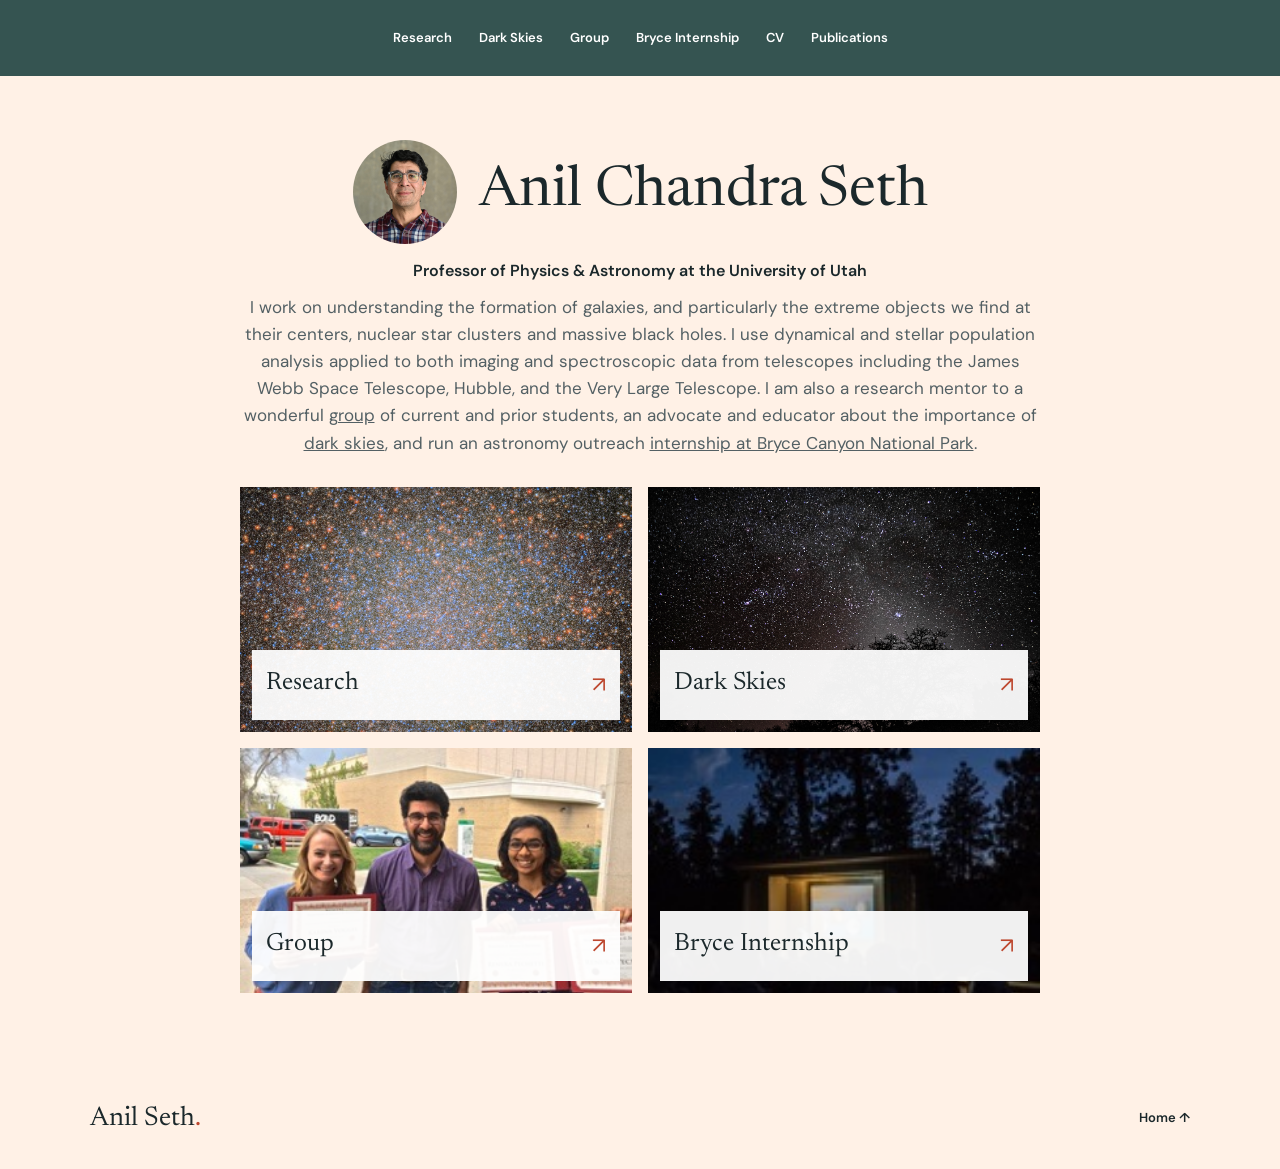
<file: index.html>
<!doctype html>
<html lang="en">
  <head>
    <meta charset="utf-8" />
    <meta name="viewport" content="width=device-width, initial-scale=1" />
    <meta
      name="description"
      content="Anil Seth's academic website: research, dark skies, group, and astronomy internship."
    />
    <title>Anil Seth | Astronomy</title>
    <link rel="preconnect" href="https://fonts.googleapis.com" />
    <link rel="preconnect" href="https://fonts.gstatic.com" crossorigin />
    <link
      href="https://fonts.googleapis.com/css2?family=DM+Sans:wght@400;500;600;700&family=Newsreader:opsz,wght@6..72,400;6..72,500&display=swap"
      rel="stylesheet"
    />
    <link rel="stylesheet" href="styles.css" />
  </head>
  <body>
    <a class="skip-link" href="#main">Skip to content</a>
    <header class="site-header">
      <nav aria-label="Main navigation">
        <a href="research.html">Research</a>
        <a href="darkskies.html">Dark Skies</a>
        <a href="group.html">Group</a>
        <a href="bryce-internship.html">Bryce Internship</a>
        <a href="anil.cv.pdf">CV</a>
        <a href="https://scixplorer.org/search?ads_compat=1&amp;d=astrophysics&amp;fq=%7B%21type%3Daqp+v%3D%24fq_database%7D&amp;fq_database=(database%3A%22astronomy%22)&amp;p=1&amp;q=author%3A%22seth%2C+anil+c%22&amp;sort=date+desc">Publications</a>
      </nav>
    </header>

    <main id="main">
      <section class="intro section-wrap" id="top" aria-labelledby="intro-title">
        <div class="intro-heading">
          <span class="intro-headshot"><img src="departmental_portrait.jpg" alt="Portrait of Anil Seth" /></span>
          <h1 id="intro-title">Anil Chandra Seth</h1>
        </div>
        <p class="intro-role">Professor of Physics &amp; Astronomy at the University of Utah</p>
        <p class="intro-copy">I work on understanding the formation of galaxies, and particularly the extreme objects we find at their centers, nuclear star clusters and massive black holes. I use dynamical and stellar population analysis applied to both imaging and spectroscopic data from telescopes including the James Webb Space Telescope, Hubble, and the Very Large Telescope. I am also a research mentor to a wonderful <a href="group.html">group</a> of current and prior students, an advocate and educator about the importance of <a href="darkskies.html">dark skies</a>, and run an astronomy outreach <a href="bryce-internship.html">internship at Bryce Canyon National Park</a>.</p>
      </section>

      <nav class="page-grid section-wrap" aria-label="Explore site sections">
        <a class="page-card" href="research.html">
          <img src="research-tile.jpg" alt="" />
          <span class="page-card-label"><span class="page-card-title">Research</span><span class="page-card-arrow" aria-hidden="true">↗</span></span>
        </a>
        <a class="page-card" href="darkskies.html">
          <img src="henrys_orion.png" alt="" />
          <span class="page-card-label"><span class="page-card-title">Dark Skies</span><span class="page-card-arrow" aria-hidden="true">↗</span></span>
        </a>
        <a class="page-card" href="group.html">
          <img src="Group_files/IMG_5286.jpg" alt="" />
          <span class="page-card-label"><span class="page-card-title">Group</span><span class="page-card-arrow" aria-hidden="true">↗</span></span>
        </a>
        <a class="page-card" href="bryce-internship.html">
          <img src="Bryce_Internship_files/kira_present.jpg" alt="" />
          <span class="page-card-label"><span class="page-card-title">Bryce Internship</span><span class="page-card-arrow" aria-hidden="true">↗</span></span>
        </a>
      </nav>

    </main>

    <footer class="site-footer">
      <a class="wordmark" href="index.html">Anil Seth<span>.</span></a>
      <a href="index.html" class="back-to-top">Home ↑</a>
    </footer>
  </body>
</html>
</file>
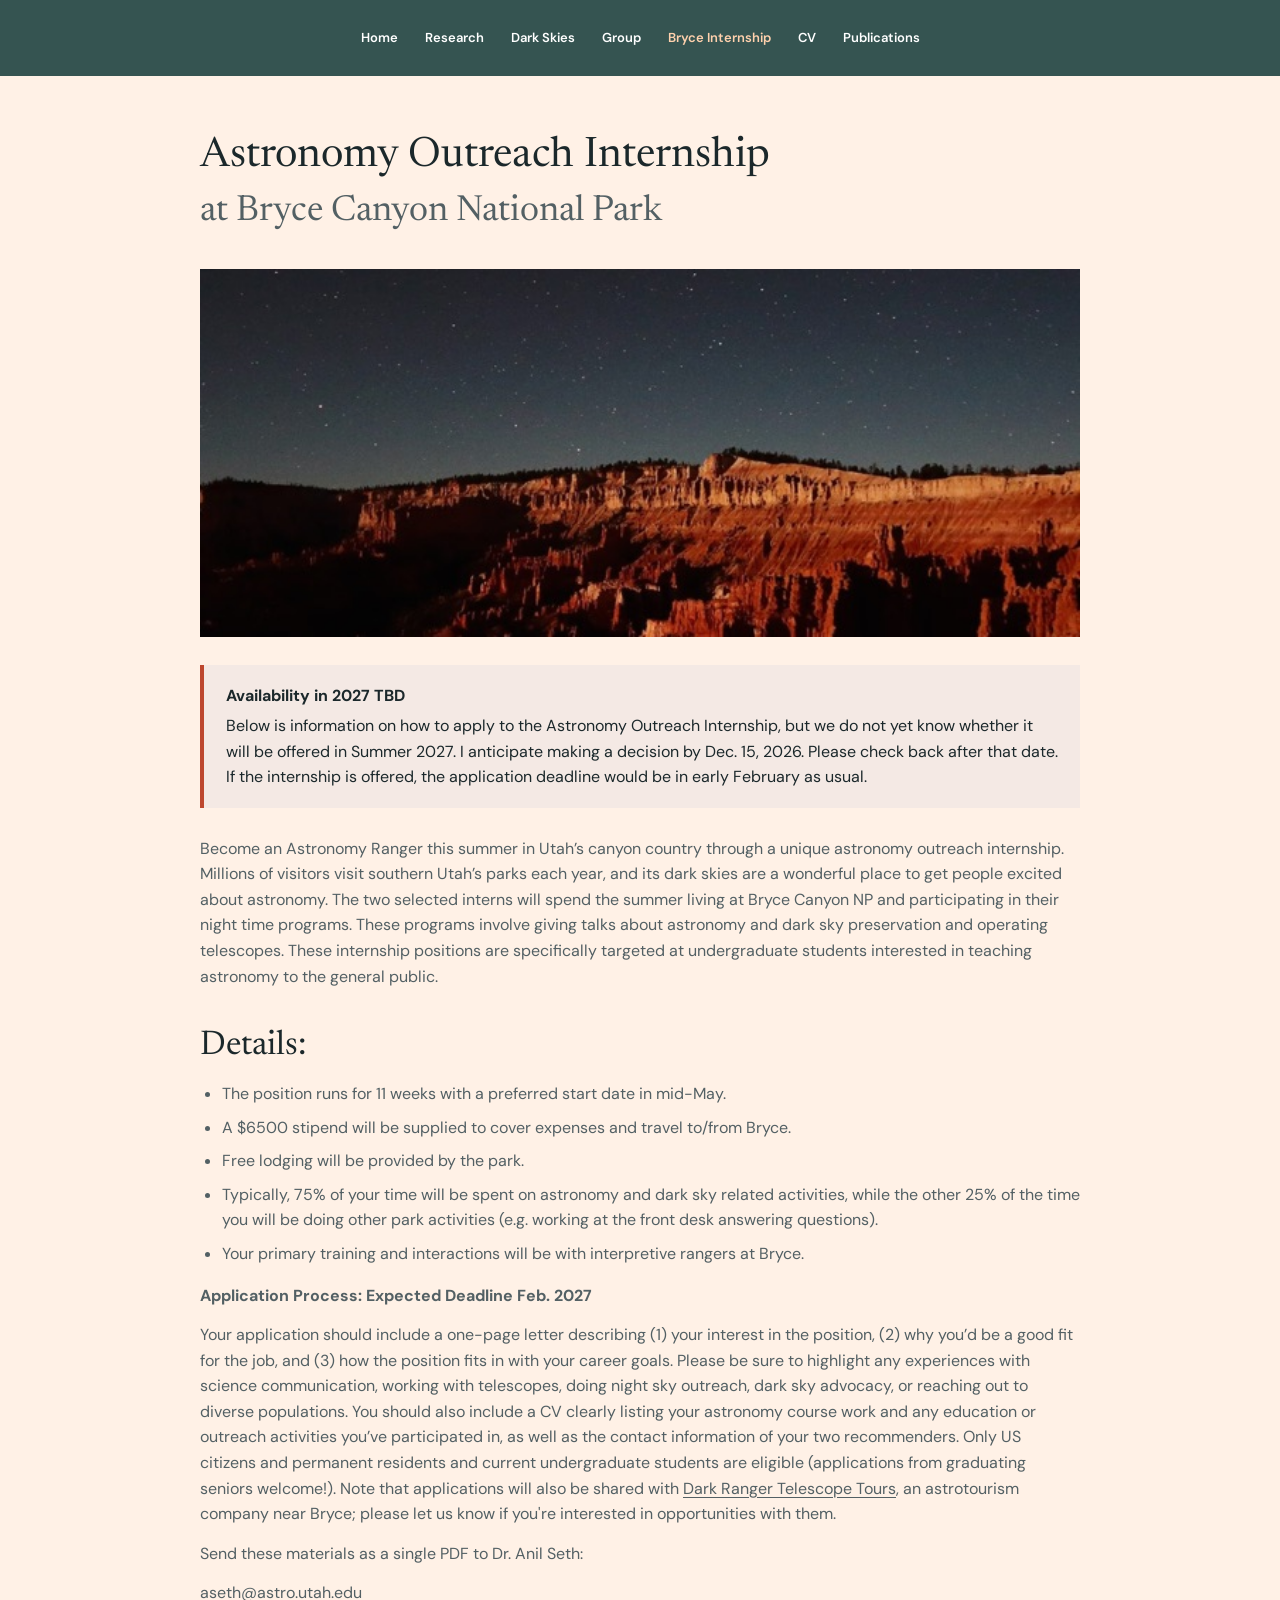
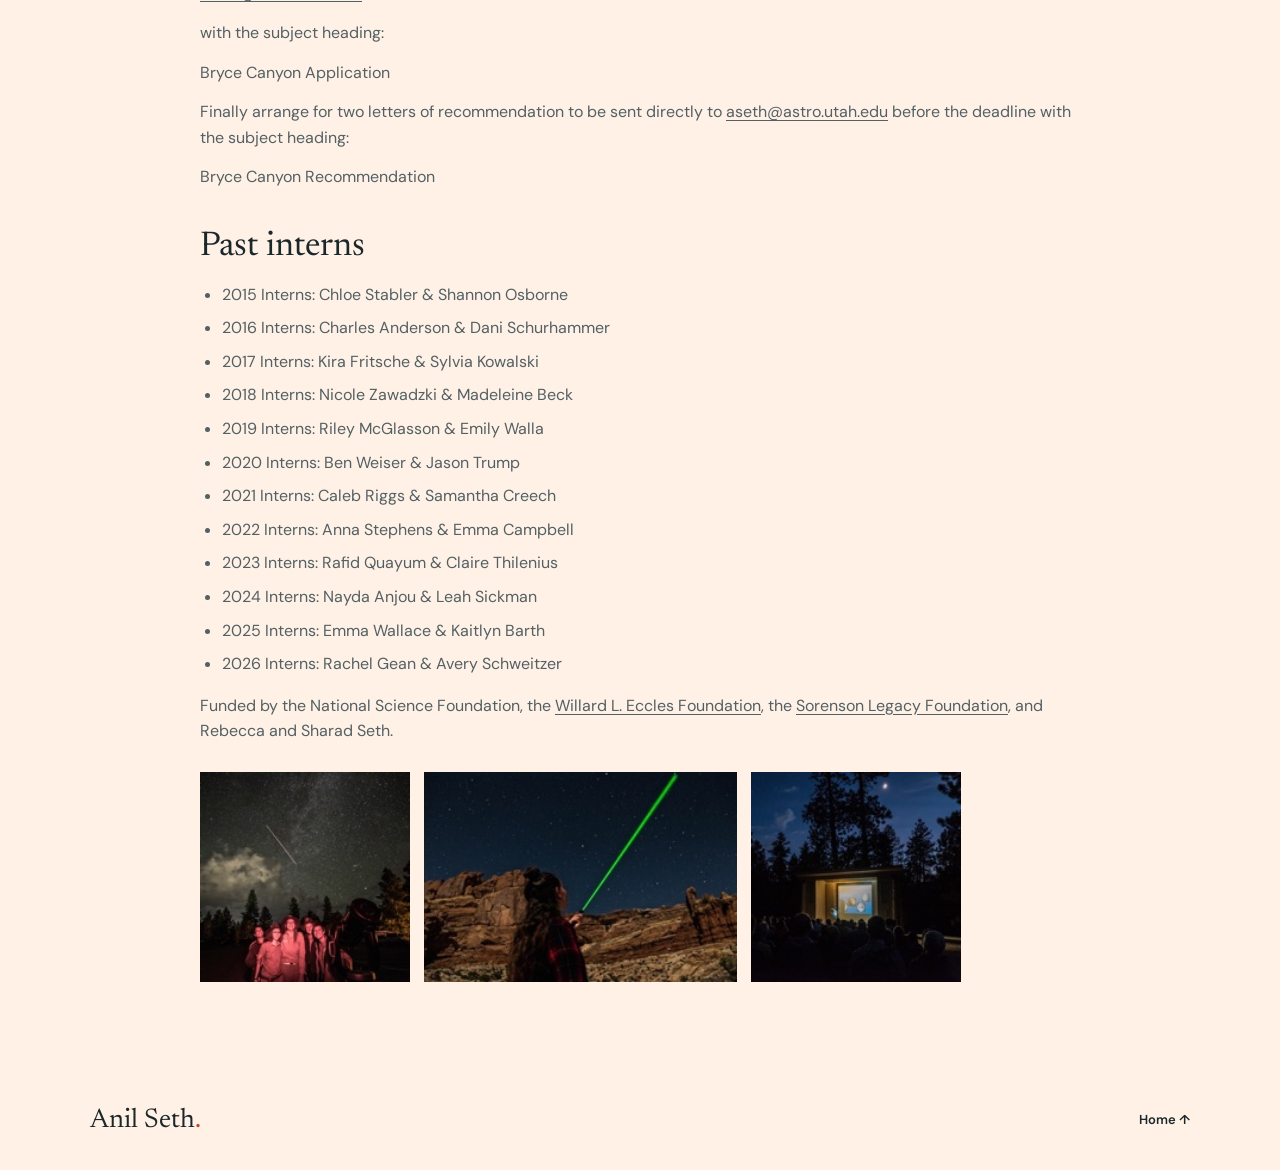
<file: bryce-internship.html>
<!doctype html>
<html lang="en">
  <head>
    <meta charset="utf-8" />
    <meta name="viewport" content="width=device-width, initial-scale=1" />
    <meta name="description" content="Archived information about the Bryce Canyon National Park Summer Astronomy Outreach Internship." />
    <title>Astronomy Outreach Internship at Bryce Canyon National Park | Anil Seth</title>
    <link rel="preconnect" href="https://fonts.googleapis.com" />
    <link rel="preconnect" href="https://fonts.gstatic.com" crossorigin />
    <link href="https://fonts.googleapis.com/css2?family=DM+Sans:wght@400;500;600;700&family=Newsreader:opsz,wght@6..72,400;6..72,500&display=swap" rel="stylesheet" />
    <link rel="stylesheet" href="styles.css" />
  </head>
  <body>
    <a class="skip-link" href="#main">Skip to content</a>
    <header class="site-header"><nav aria-label="Main navigation">
      <a href="index.html">Home</a><a href="research.html">Research</a><a href="darkskies.html">Dark Skies</a><a href="group.html">Group</a><a href="bryce-internship.html" aria-current="page">Bryce Internship</a><a href="anil.cv.pdf">CV</a><a href="https://scixplorer.org/search?ads_compat=1&amp;d=astrophysics&amp;fq=%7B%21type%3Daqp+v%3D%24fq_database%7D&amp;fq_database=(database%3A%22astronomy%22)&amp;p=1&amp;q=author%3A%22seth%2C+anil+c%22&amp;sort=date+desc">Publications</a>
    </nav></header>
    <main class="page-main" id="main">
      <header class="page-heading page-heading--internship"><h1>Astronomy Outreach Internship</h1><p>at Bryce Canyon National Park</p></header>
      <img class="page-image" src="Bryce_Internship_files/paul_pic.jpg" alt="A telescope used for astronomy outreach at Bryce Canyon." />
      <aside class="archive-note"><strong>Availability in 2027 TBD</strong>Below is information on how to apply to the Astronomy Outreach Internship, but we do not yet know whether it will be offered in Summer 2027. I anticipate making a decision by Dec. 15, 2026. Please check back after that date. If the internship is offered, the application deadline would be in early February as usual.</aside>
      <p>Become an Astronomy Ranger this summer in Utah’s canyon country through a unique astronomy outreach internship. Millions of visitors visit southern Utah’s parks each year, and its dark skies are a wonderful place to get people excited about astronomy. The two selected interns will spend the summer living at Bryce Canyon NP and participating in their night time programs. These programs involve giving talks about astronomy and dark sky preservation and operating telescopes. These internship positions are specifically targeted at undergraduate students interested in teaching astronomy to the general public.</p>
      <h2>Details:</h2>
      <ul>
        <li>The position runs for 11 weeks with a preferred start date in mid-May.</li>
        <li>A $6500 stipend will be supplied to cover expenses and travel to/from Bryce.</li>
        <li>Free lodging will be provided by the park.</li>
        <li>Typically, 75% of your time will be spent on astronomy and dark sky related activities, while the other 25% of the time you will be doing other park activities (e.g. working at the front desk answering questions).</li>
        <li>Your primary training and interactions will be with interpretive rangers at Bryce.</li>
      </ul>
      <p><strong>Application Process: Expected Deadline Feb. 2027</strong></p>
      <p>Your application should include a one-page letter describing (1) your interest in the position, (2) why you’d be a good fit for the job, and (3) how the position fits in with your career goals. Please be sure to highlight any experiences with science communication, working with telescopes, doing night sky outreach, dark sky advocacy, or reaching out to diverse populations. You should also include a CV clearly listing your astronomy course work and any education or outreach activities you’ve participated in, as well as the contact information of your two recommenders. Only US citizens and permanent residents and current undergraduate students are eligible (applications from graduating seniors welcome!). Note that applications will also be shared with <a href="https://www.darkrangertelescopetours.com/">Dark Ranger Telescope Tours</a>, an astrotourism company near Bryce; please let us know if you're interested in opportunities with them.</p>
      <p>Send these materials as a single PDF to Dr. Anil Seth:</p>
      <p><a href="mailto:aseth@astro.utah.edu">aseth@astro.utah.edu</a></p>
      <p>with the subject heading:</p>
      <p>Bryce Canyon Application</p>
      <p>Finally arrange for two letters of recommendation to be sent directly to <a href="mailto:aseth@astro.utah.edu">aseth@astro.utah.edu</a> before the deadline with the subject heading:</p>
      <p>Bryce Canyon Recommendation</p>
      <h2>Past interns</h2>
      <ul>
        <li>2015 Interns: Chloe Stabler &amp; Shannon Osborne</li>
        <li>2016 Interns: Charles Anderson &amp; Dani Schurhammer</li>
        <li>2017 Interns: Kira Fritsche &amp; Sylvia Kowalski</li>
        <li>2018 Interns: Nicole Zawadzki &amp; Madeleine Beck</li>
        <li>2019 Interns: Riley McGlasson &amp; Emily Walla</li>
        <li>2020 Interns: Ben Weiser &amp; Jason Trump</li>
        <li>2021 Interns: Caleb Riggs &amp; Samantha Creech</li>
        <li>2022 Interns: Anna Stephens &amp; Emma Campbell</li>
        <li>2023 Interns: Rafid Quayum &amp; Claire Thilenius</li>
        <li>2024 Interns: Nayda Anjou &amp; Leah Sickman</li>
        <li>2025 Interns: Emma Wallace &amp; Kaitlyn Barth</li>
        <li>2026 Interns: Rachel Gean &amp; Avery Schweitzer</li>
      </ul>
      <p>Funded by the National Science Foundation, the <a href="http://wleccles.org/">Willard L. Eccles Foundation</a>, the <a href="https://sorensonlegacyfoundation.org/">Sorenson Legacy Foundation</a>, and Rebecca and Sharad Seth.</p>
      <div class="photo-row">
        <img src="Bryce_Internship_files/interns_2017.jpg" alt="Two former Bryce Canyon astronomy interns." />
        <img src="Bryce_Internship_files/nicole_laser.jpg" alt="An astronomy outreach activity using a laser pointer beneath the night sky." />
        <img src="Bryce_Internship_files/kira_present.jpg" alt="An intern presenting at a public astronomy program." />
      </div>
    </main>
    <footer class="site-footer"><a class="wordmark" href="index.html">Anil Seth<span>.</span></a><a class="back-to-top" href="index.html">Home ↑</a></footer>
  </body>
</html>
</file>
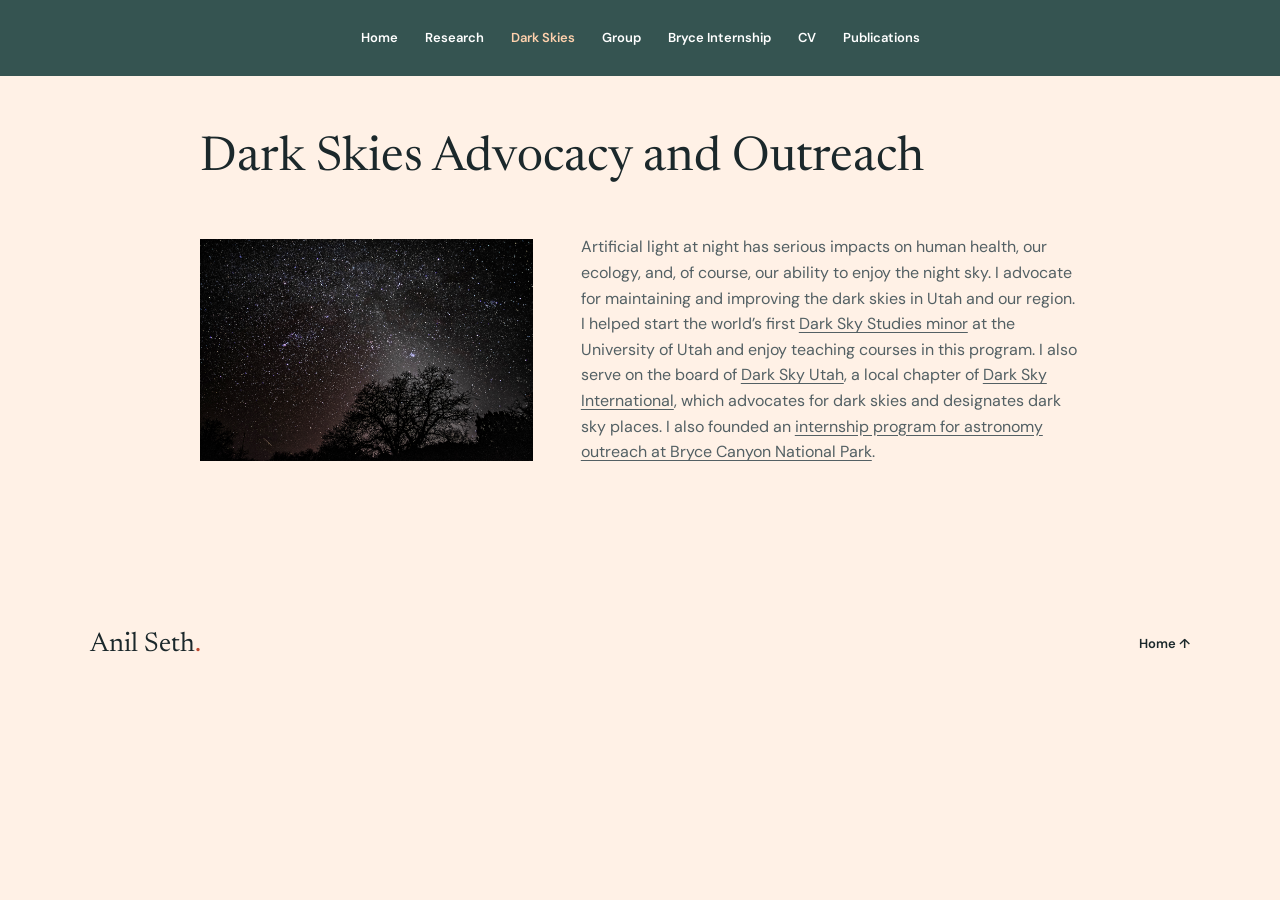
<file: darkskies.html>
<!doctype html>
<html lang="en">
  <head>
    <meta charset="utf-8" />
    <meta name="viewport" content="width=device-width, initial-scale=1" />
    <meta name="description" content="Dark skies advocacy and astronomy outreach." />
    <title>Dark Skies Advocacy and Outreach | Anil Seth</title>
    <link rel="preconnect" href="https://fonts.googleapis.com" />
    <link rel="preconnect" href="https://fonts.gstatic.com" crossorigin />
    <link href="https://fonts.googleapis.com/css2?family=DM+Sans:wght@400;500;600;700&family=Newsreader:opsz,wght@6..72,400;6..72,500&display=swap" rel="stylesheet" />
    <link rel="stylesheet" href="styles.css" />
  </head>
  <body>
    <a class="skip-link" href="#main">Skip to content</a>
    <header class="site-header"><nav aria-label="Main navigation">
      <a href="index.html">Home</a><a href="research.html">Research</a><a href="darkskies.html" aria-current="page">Dark Skies</a><a href="group.html">Group</a><a href="bryce-internship.html">Bryce Internship</a><a href="anil.cv.pdf">CV</a><a href="https://scixplorer.org/search?ads_compat=1&amp;d=astrophysics&amp;fq=%7B%21type%3Daqp+v%3D%24fq_database%7D&amp;fq_database=(database%3A%22astronomy%22)&amp;p=1&amp;q=author%3A%22seth%2C+anil+c%22&amp;sort=date+desc">Publications</a>
    </nav></header>
    <main class="page-main" id="main">
      <header class="page-heading page-heading--compact"><h1>Dark Skies Advocacy and Outreach</h1></header>
      <div class="darkskies-intro">
        <img class="page-image" src="henrys_orion.png" alt="A star-filled night sky above a dark landscape." />
        <div class="darkskies-intro-copy">
          <p>Artificial light at night has serious impacts on human health, our ecology, and, of course, our ability to enjoy the night sky. I advocate for maintaining and improving the dark skies in Utah and our region. I helped start the world’s first <a href="http://plan.cap.utah.edu/dark-sky-studies-minor/">Dark Sky Studies minor</a> at the University of Utah and enjoy teaching courses in this program. I also serve on the board of <a href="https://darkskyutah.org/">Dark Sky Utah</a>, a local chapter of <a href="https://darksky.org/">Dark Sky International</a>, which advocates for dark skies and designates dark sky places. I also founded an <a href="bryce-internship.html">internship program for astronomy outreach at Bryce Canyon National Park</a>.</p>
        </div>
      </div>
    </main>
    <footer class="site-footer"><a class="wordmark" href="index.html">Anil Seth<span>.</span></a><a class="back-to-top" href="index.html">Home ↑</a></footer>
  </body>
</html>
</file>
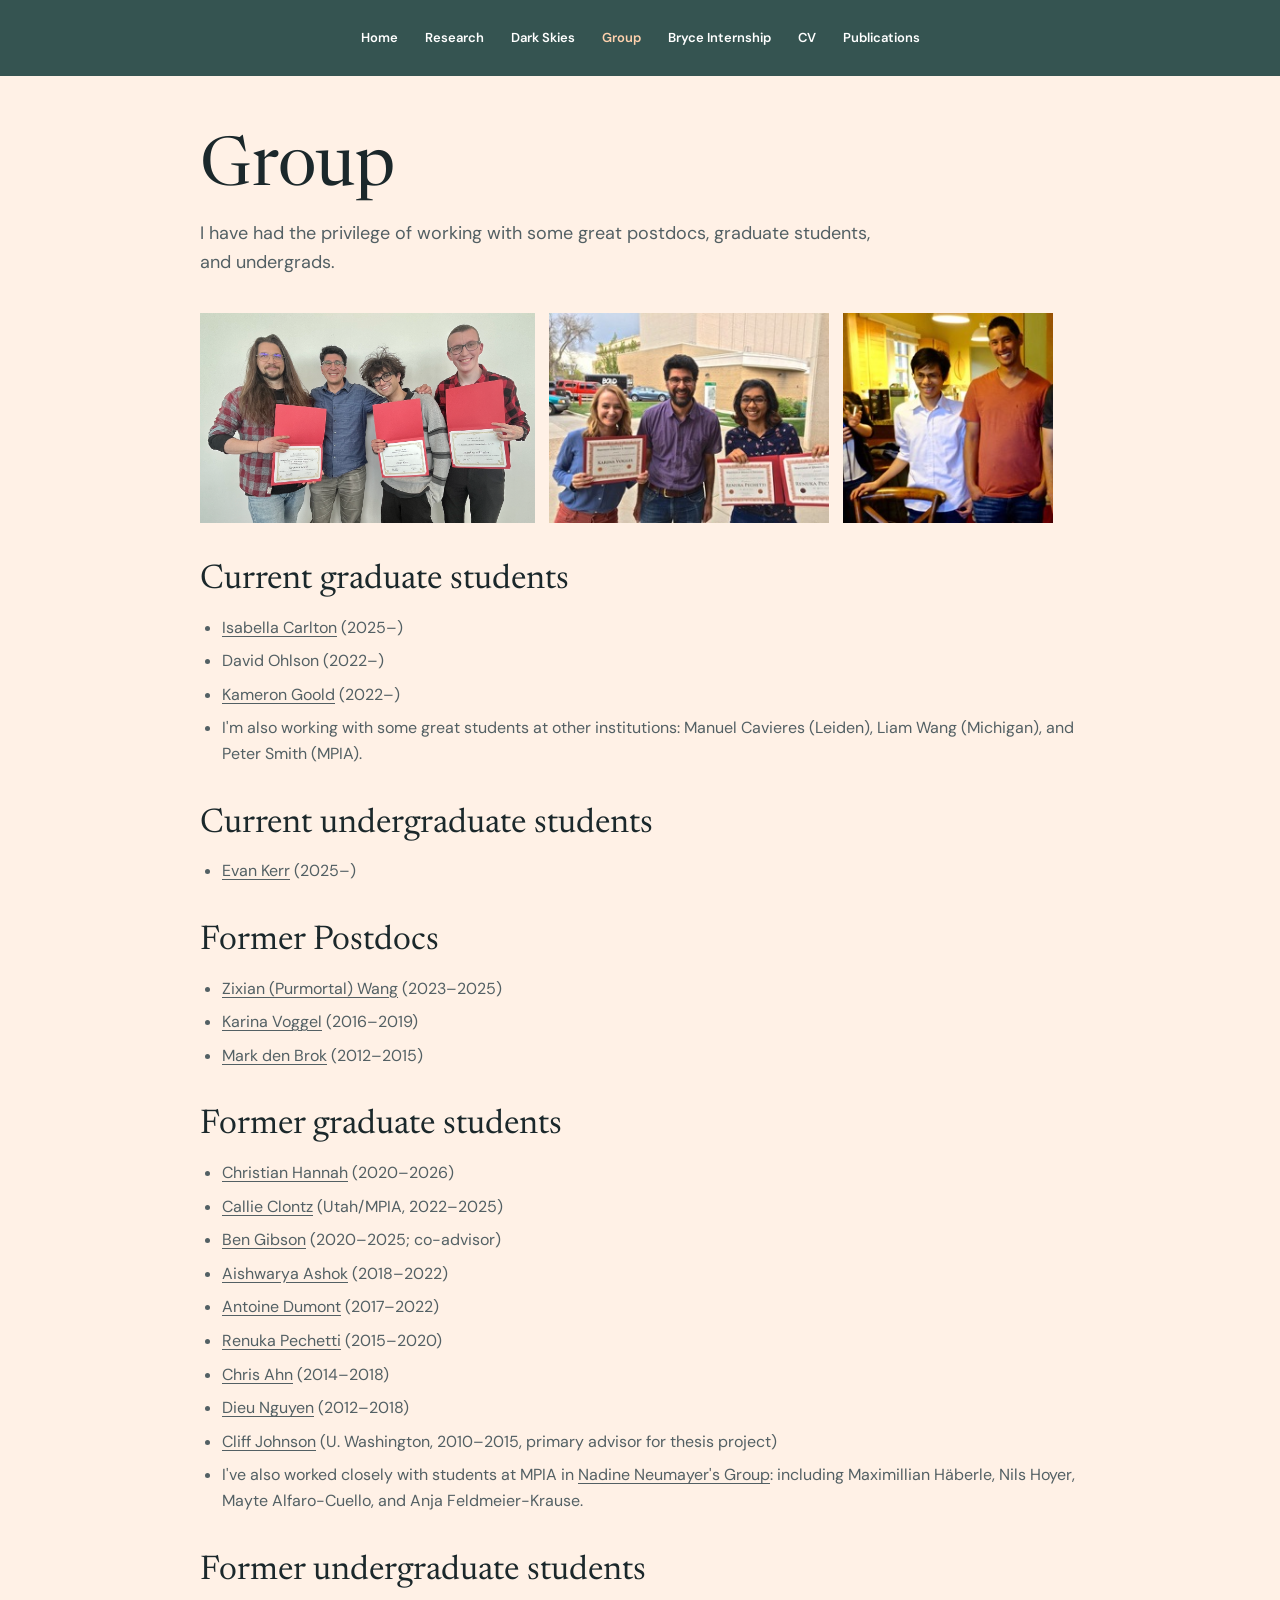
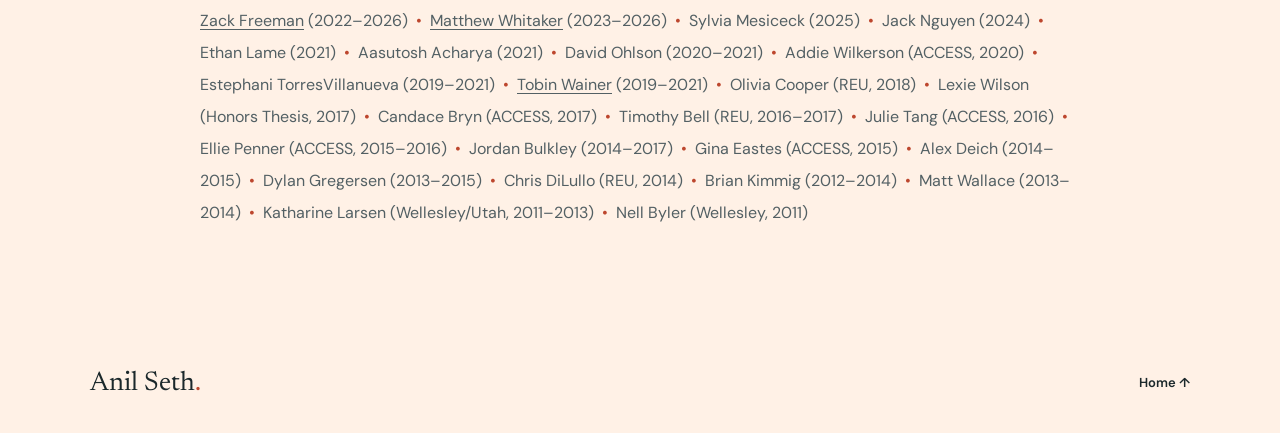
<file: group.html>
<!doctype html>
<html lang="en">
  <head>
    <meta charset="utf-8" />
    <meta name="viewport" content="width=device-width, initial-scale=1" />
    <meta name="description" content="Research group members and alumni." />
    <title>Group | Anil Seth</title>
    <link rel="preconnect" href="https://fonts.googleapis.com" />
    <link rel="preconnect" href="https://fonts.gstatic.com" crossorigin />
    <link href="https://fonts.googleapis.com/css2?family=DM+Sans:wght@400;500;600;700&family=Newsreader:opsz,wght@6..72,400;6..72,500&display=swap" rel="stylesheet" />
    <link rel="stylesheet" href="styles.css" />
  </head>
  <body>
    <a class="skip-link" href="#main">Skip to content</a>
    <header class="site-header"><nav aria-label="Main navigation">
      <a href="index.html">Home</a><a href="research.html">Research</a><a href="darkskies.html">Dark Skies</a><a href="group.html" aria-current="page">Group</a><a href="bryce-internship.html">Bryce Internship</a><a href="anil.cv.pdf">CV</a><a href="https://scixplorer.org/search?ads_compat=1&amp;d=astrophysics&amp;fq=%7B%21type%3Daqp+v%3D%24fq_database%7D&amp;fq_database=(database%3A%22astronomy%22)&amp;p=1&amp;q=author%3A%22seth%2C+anil+c%22&amp;sort=date+desc">Publications</a>
    </nav></header>
    <main class="page-main" id="main">
      <header class="page-heading"><h1>Group</h1><p>I have had the privilege of working with some great postdocs, graduate students, and undergrads.</p></header>
      <div class="photo-row">
        <img src="group_prizes.png" alt="Professor Anil Seth with three students holding awards." />
        <img src="Group_files/IMG_5286.jpg" alt="Members of the research group outdoors." />
        <img src="Group_files/DSCF7594%20-%20Version%202.jpg" alt="Research group members together." />
      </div>
      <h2>Current graduate students</h2>
      <ul>
        <li><a href="https://www.linkedin.com/in/isabella-carlton812/">Isabella Carlton</a> (2025–)</li>
        <li>David Ohlson (2022–)</li>
        <li><a href="https://www.linkedin.com/in/kameron-goold-0555733ba/">Kameron Goold</a> (2022–)</li>
        <li>I'm also working with some great students at other institutions: Manuel Cavieres (Leiden), Liam Wang (Michigan), and Peter Smith (MPIA).</li>
      </ul>
      <h2>Current undergraduate students</h2>
      <ul>
        <li><a href="https://www.linkedin.com/in/evan-kerr2004/">Evan Kerr</a> (2025–)</li>
      </ul>
      <h2>Former Postdocs</h2>
      <ul>
        <li><a href="https://purmortal.github.io/zixianwang/">Zixian (Purmortal) Wang</a> (2023–2025)</li>
        <li><a href="https://sites.google.com/view/karina-voggel/home">Karina Voggel</a> (2016–2019)</li>
        <li><a href="https://www.aip.de/en/members/mark-den-brok/">Mark den Brok</a> (2012–2015)</li>
      </ul>
      <h2>Former graduate students</h2>
      <ul>
        <li><a href="https://www.linkedin.com/in/christian-h-hannah-a1461117a/">Christian Hannah</a> (2020–2026)</li>
        <li><a href="https://www.linkedin.com/in/callieclontz/">Callie Clontz</a> (Utah/MPIA, 2022–2025)</li>
        <li><a href="https://www.stsci.edu/stsci-research/research-directory/benjamin-gibson">Ben Gibson</a> (2020–2025; co-advisor)</li>
        <li><a href="https://www.ashashok.com/">Aishwarya Ashok</a> (2018–2022)</li>
        <li><a href="https://antoinedumontneira.github.io/">Antoine Dumont</a> (2017–2022)</li>
        <li><a href="https://www.renukapechetti.com/">Renuka Pechetti</a> (2015–2020)</li>
        <li><a href="https://www.linkedin.com/in/christopher-ahn/">Chris Ahn</a> (2014–2018)</li>
        <li><a href="https://www.linkedin.com/in/dieu-nguyen-6086b447/">Dieu Nguyen</a> (2012–2018)</li>
        <li><a href="https://ciera.northwestern.edu/directory/cliff-johnson/">Cliff Johnson</a> (U. Washington, 2010–2015, primary advisor for thesis project)</li>
        <li>I've also worked closely with students at MPIA in <a href="https://www.mpia.de/galactic-nuclei">Nadine Neumayer's Group</a>: including Maximillian Häberle, Nils Hoyer, Mayte Alfaro-Cuello, and Anja Feldmeier-Krause.</li>
      </ul>
      <h2>Former undergraduate students</h2>
      <ul class="student-inline-list">
        <li><a href="https://www.linkedin.com/in/zack-t-freeman/">Zack Freeman</a> (2022–2026)</li>
        <li><a href="https://matthewwhitaker.me/">Matthew Whitaker</a> (2023–2026)</li>
        <li>Sylvia Mesiceck (2025)</li>
        <li>Jack Nguyen (2024)</li>
        <li>Ethan Lame (2021)</li>
        <li>Aasutosh Acharya (2021)</li>
        <li>David Ohlson (2020–2021)</li>
        <li>Addie Wilkerson (ACCESS, 2020)</li>
        <li>Estephani TorresVillanueva (2019–2021)</li>
        <li><a href="https://tobin-wainer.github.io/">Tobin Wainer</a> (2019–2021)</li>
        <li>Olivia Cooper (REU, 2018)</li>
        <li>Lexie Wilson (Honors Thesis, 2017)</li>
        <li>Candace Bryn (ACCESS, 2017)</li>
        <li>Timothy Bell (REU, 2016–2017)</li>
        <li>Julie Tang (ACCESS, 2016)</li>
        <li>Ellie Penner (ACCESS, 2015–2016)</li>
        <li>Jordan Bulkley (2014–2017)</li>
        <li>Gina Eastes (ACCESS, 2015)</li>
        <li>Alex Deich (2014–2015)</li>
        <li>Dylan Gregersen (2013–2015)</li>
        <li>Chris DiLullo (REU, 2014)</li>
        <li>Brian Kimmig (2012–2014)</li>
        <li>Matt Wallace (2013–2014)</li>
        <li>Katharine Larsen (Wellesley/Utah, 2011–2013)</li>
        <li>Nell Byler (Wellesley, 2011)</li>
      </ul>
    </main>
    <footer class="site-footer"><a class="wordmark" href="index.html">Anil Seth<span>.</span></a><a class="back-to-top" href="index.html">Home ↑</a></footer>
  </body>
</html>
</file>
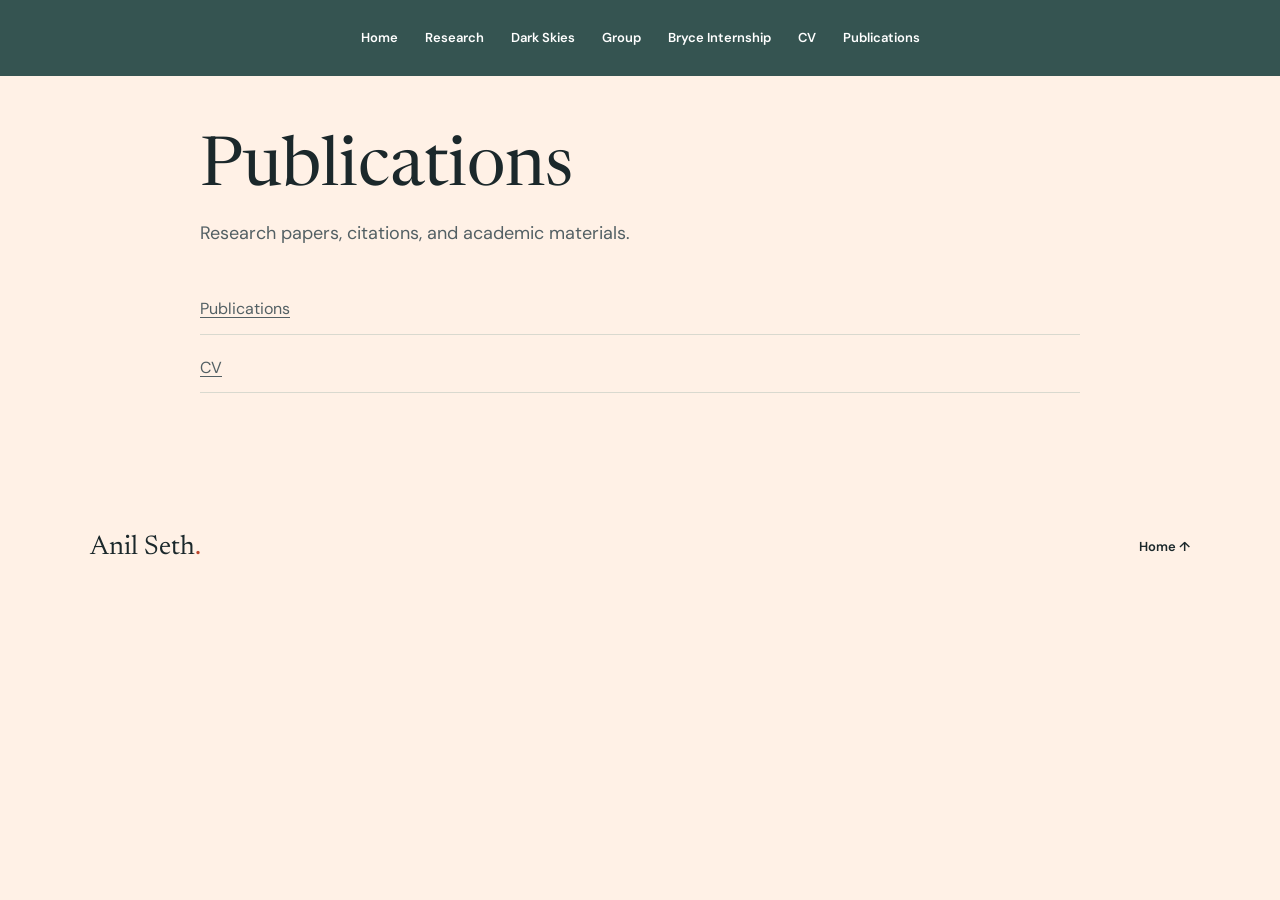
<file: publications.html>
<!doctype html>
<html lang="en">
  <head>
    <meta charset="utf-8" />
    <meta name="viewport" content="width=device-width, initial-scale=1" />
    <meta name="description" content="Publications and academic resources for Anil Seth." />
    <title>Publications | Anil Seth</title>
    <link rel="preconnect" href="https://fonts.googleapis.com" />
    <link rel="preconnect" href="https://fonts.gstatic.com" crossorigin />
    <link href="https://fonts.googleapis.com/css2?family=DM+Sans:wght@400;500;600;700&family=Newsreader:opsz,wght@6..72,400;6..72,500&display=swap" rel="stylesheet" />
    <link rel="stylesheet" href="styles.css" />
  </head>
  <body>
    <a class="skip-link" href="#main">Skip to content</a>
    <header class="site-header"><nav aria-label="Main navigation">
      <a href="index.html">Home</a><a href="research.html">Research</a><a href="darkskies.html">Dark Skies</a><a href="group.html">Group</a><a href="bryce-internship.html">Bryce Internship</a><a href="anil.cv.pdf">CV</a><a href="https://scixplorer.org/search?ads_compat=1&amp;d=astrophysics&amp;fq=%7B%21type%3Daqp+v%3D%24fq_database%7D&amp;fq_database=(database%3A%22astronomy%22)&amp;p=1&amp;q=author%3A%22seth%2C+anil+c%22&amp;sort=date+desc">Publications</a>
    </nav></header>
    <main class="page-main" id="main">
      <header class="page-heading"><h1>Publications</h1><p>Research papers, citations, and academic materials.</p></header>
      <ul class="resource-list">
        <li><a href="https://scixplorer.org/search?ads_compat=1&amp;d=astrophysics&amp;fq=%7B%21type%3Daqp+v%3D%24fq_database%7D&amp;fq_database=(database%3A%22astronomy%22)&amp;p=1&amp;q=author%3A%22seth%2C+anil+c%22&amp;sort=date+desc">Publications</a></li>
        <li><a href="anil.cv.pdf">CV</a></li>
      </ul>
    </main>
    <footer class="site-footer"><a class="wordmark" href="index.html">Anil Seth<span>.</span></a><a class="back-to-top" href="index.html">Home ↑</a></footer>
  </body>
</html>
</file>
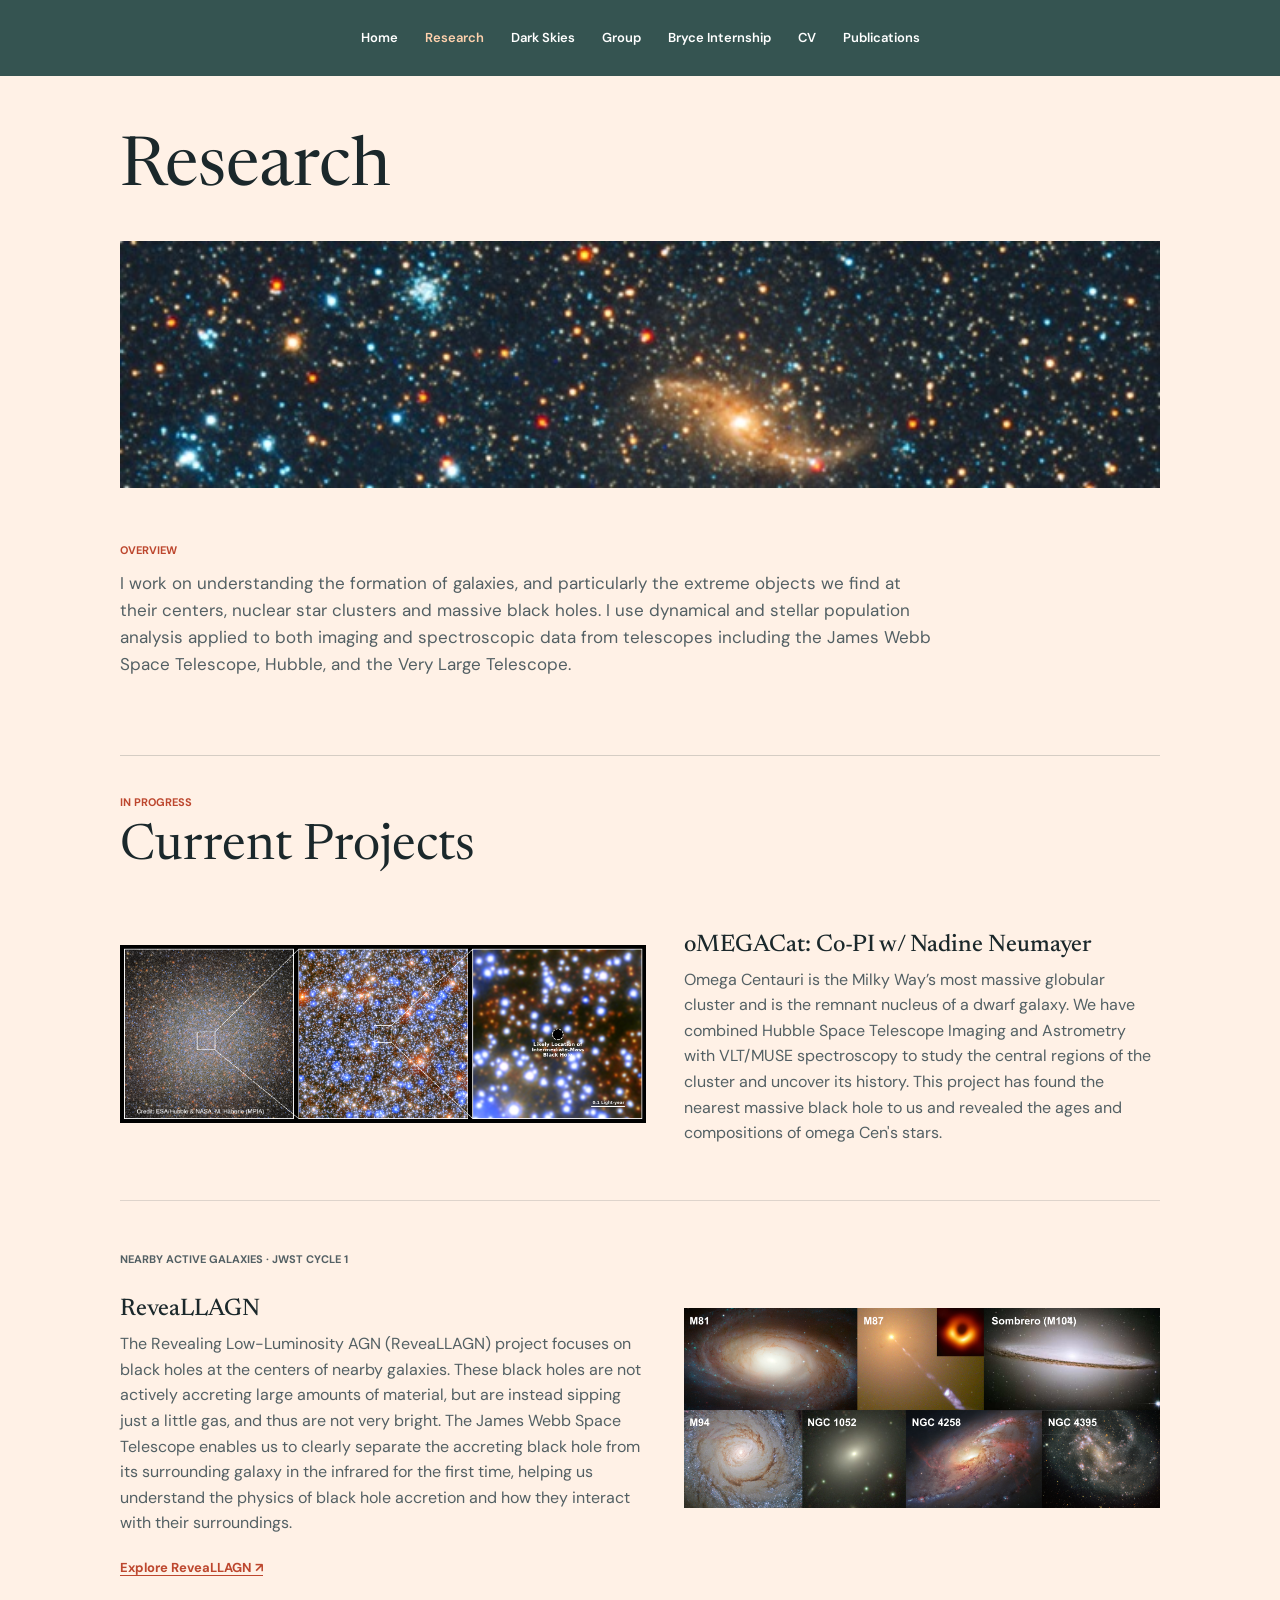
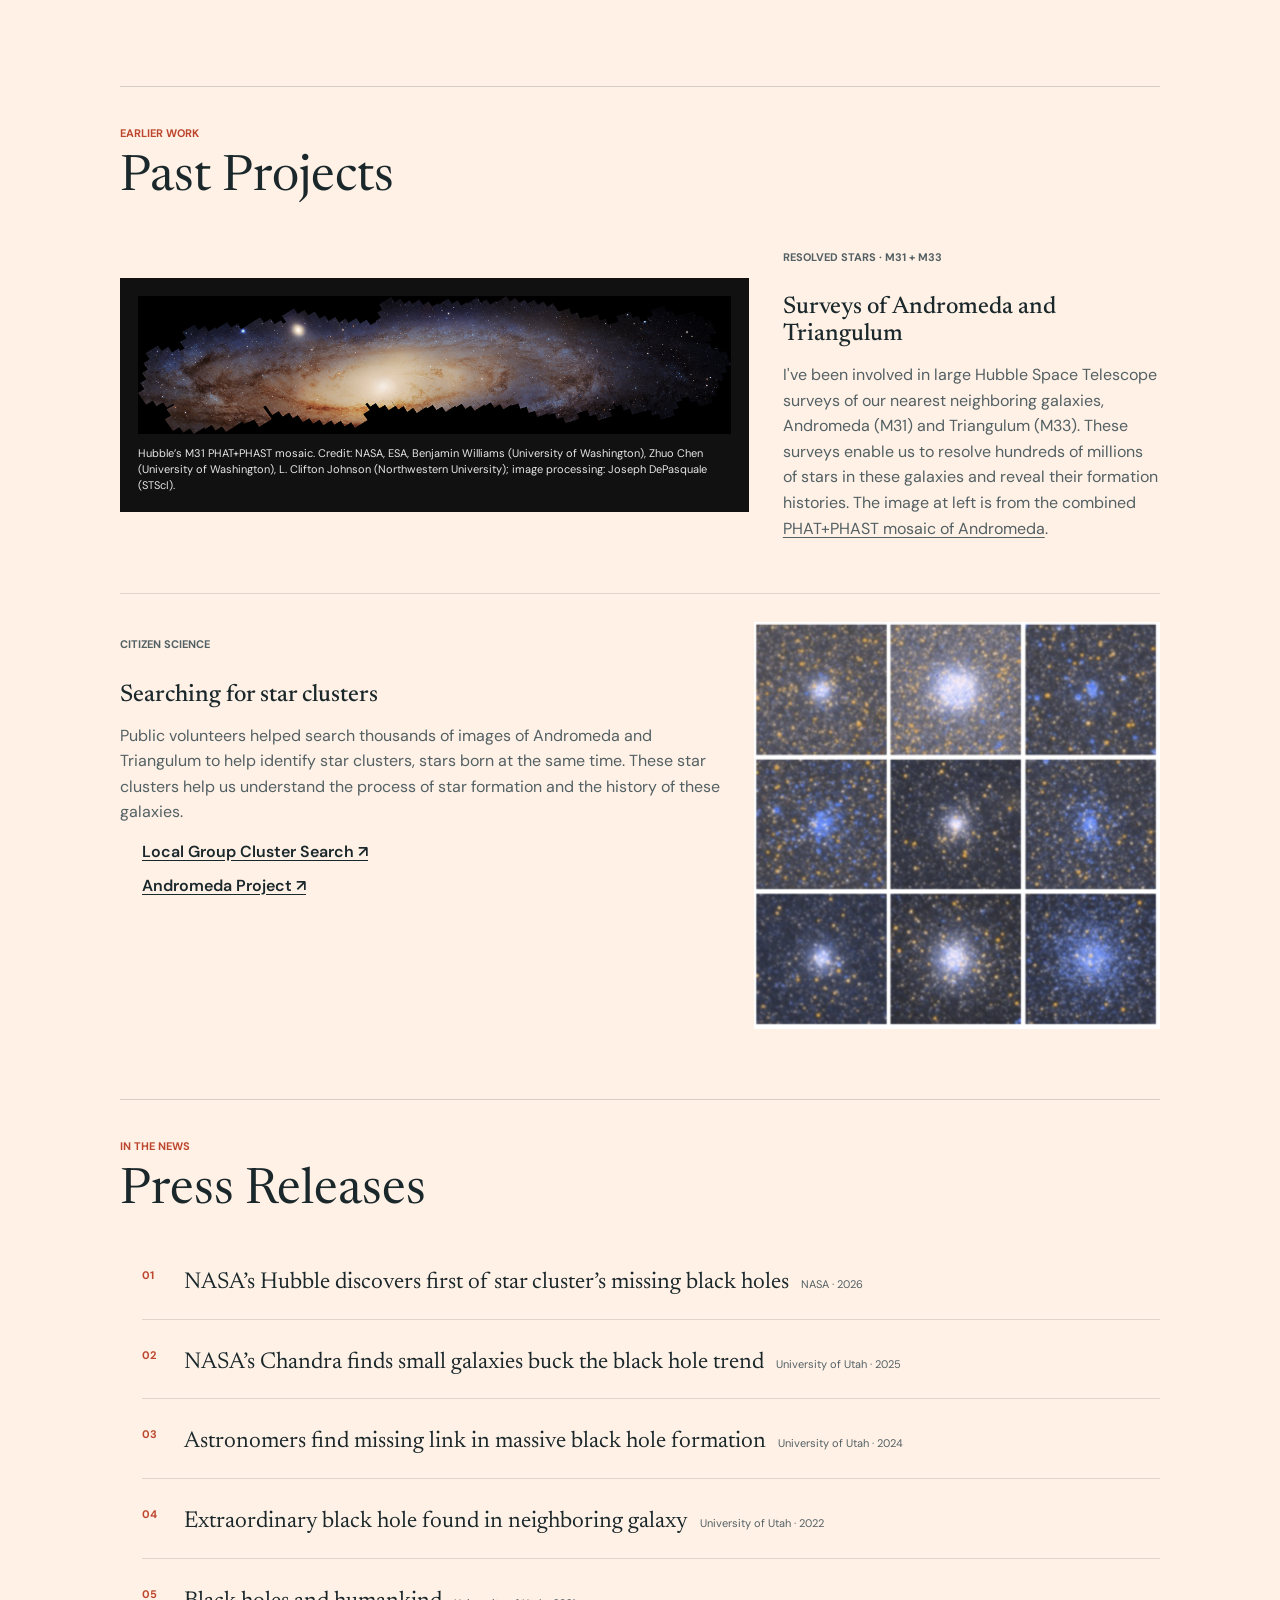
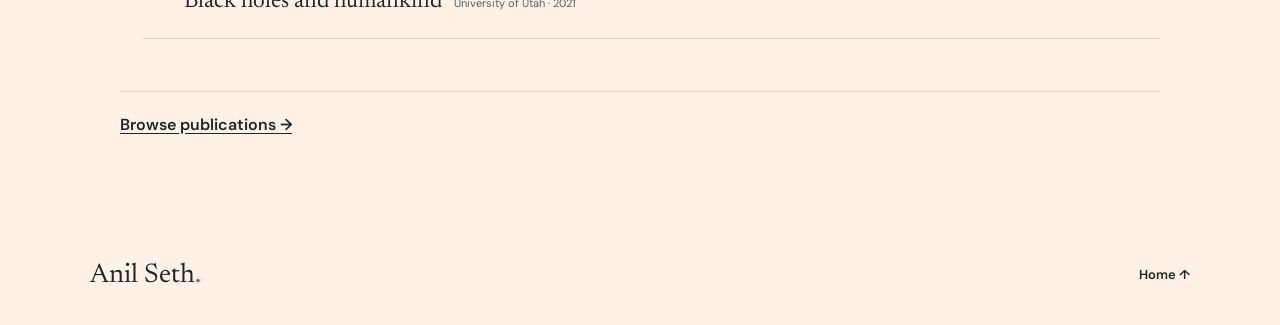
<file: research.html>
<!doctype html>
<html lang="en">
  <head>
    <meta charset="utf-8" />
    <meta name="viewport" content="width=device-width, initial-scale=1" />
    <meta name="description" content="Research on galaxy formation, nuclear star clusters, and massive black holes, including oMEGACat and ReveaLLAGN." />
    <title>Research | Anil Seth</title>
    <link rel="preconnect" href="https://fonts.googleapis.com" />
    <link rel="preconnect" href="https://fonts.gstatic.com" crossorigin />
    <link href="https://fonts.googleapis.com/css2?family=DM+Sans:wght@400;500;600;700&family=Newsreader:opsz,wght@6..72,400;6..72,500&display=swap" rel="stylesheet" />
    <link rel="stylesheet" href="styles.css" />
  </head>
  <body>
    <a class="skip-link" href="#main">Skip to content</a>
    <header class="site-header"><nav aria-label="Main navigation">
      <a href="index.html">Home</a><a href="research.html" aria-current="page">Research</a><a href="darkskies.html">Dark Skies</a><a href="group.html">Group</a><a href="bryce-internship.html">Bryce Internship</a><a href="anil.cv.pdf">CV</a><a href="https://scixplorer.org/search?ads_compat=1&amp;d=astrophysics&amp;fq=%7B%21type%3Daqp+v%3D%24fq_database%7D&amp;fq_database=(database%3A%22astronomy%22)&amp;p=1&amp;q=author%3A%22seth%2C+anil+c%22&amp;sort=date+desc">Publications</a>
    </nav></header>
    <main class="page-main research-page" id="main">
      <header class="page-heading"><h1>Research</h1></header>
      <img class="research-banner" src="phat_banner.jpg" alt="Panoramic Hubble view of the Andromeda galaxy." />

      <section class="research-overview" aria-label="Overview">
        <p class="eyebrow">Overview</p>
        <p>I work on understanding the formation of galaxies, and particularly the extreme objects we find at their centers, nuclear star clusters and massive black holes. I use dynamical and stellar population analysis applied to both imaging and spectroscopic data from telescopes including the James Webb Space Telescope, Hubble, and the Very Large Telescope.</p>
      </section>

      <section class="research-section" aria-labelledby="current-projects-title">
        <header class="research-section-heading">
          <p class="eyebrow">In progress</p>
          <h2 id="current-projects-title">Current Projects</h2>
        </header>
        <article class="project-feature">
          <a class="project-visual project-visual--dark project-visual--omegacat" href="https://omegacatalog.github.io/" aria-label="Visit the oMEGACat project website">
            <img src="assets/omegacat-center.png" alt="Three progressively closer views of the crowded center of Omega Centauri, highlighting the likely location of its intermediate-mass black hole." />
          </a>
          <div class="project-copy">
            <h3><a href="https://omegacatalog.github.io/">oMEGACat: Co-PI w/ Nadine Neumayer</a></h3>
            <p>Omega Centauri is the Milky Way’s most massive globular cluster and is the remnant nucleus of a dwarf galaxy. We have combined Hubble Space Telescope Imaging and Astrometry with VLT/MUSE spectroscopy to study the central regions of the cluster and uncover its history. This project has found the nearest massive black hole to us and revealed the ages and compositions of omega Cen's stars.</p>
          </div>
        </article>
        <article class="project-feature project-feature--reverse">
          <a class="project-visual project-visual--dark project-visual--reveallagn" href="https://reveallagn.github.io/" aria-label="Visit the ReveaLLAGN project website">
            <img src="assets/reveallagn-galaxies.png" alt="Infrared and optical views of the nearby galaxies observed by ReveaLLAGN." />
          </a>
          <div class="project-copy">
            <p class="project-kicker">Nearby active galaxies · JWST Cycle 1</p>
            <h3><a href="https://reveallagn.github.io/">ReveaLLAGN</a></h3>
            <p>The Revealing Low-Luminosity AGN (ReveaLLAGN) project focuses on black holes at the centers of nearby galaxies. These black holes are not actively accreting large amounts of material, but are instead sipping just a little gas, and thus are not very bright. The James Webb Space Telescope enables us to clearly separate the accreting black hole from its surrounding galaxy in the infrared for the first time, helping us understand the physics of black hole accretion and how they interact with their surroundings.</p>
            <a class="text-link" href="https://reveallagn.github.io/">Explore ReveaLLAGN ↗</a>
          </div>
        </article>
      </section>

      <section class="research-section" aria-labelledby="past-projects-title">
        <header class="research-section-heading">
          <p class="eyebrow">Earlier work</p>
          <h2 id="past-projects-title">Past Projects</h2>
        </header>
        <article class="past-project">
          <figure class="past-project-visual">
            <a href="https://science.nasa.gov/asset/hubble/hubble-m31-phatphast-mosaic/">
              <img src="assets/m31-phat-phast.jpg" alt="Panoramic Hubble mosaic of the Andromeda galaxy, M31." />
            </a>
            <figcaption>Hubble’s M31 PHAT+PHAST mosaic. Credit: NASA, ESA, Benjamin Williams (University of Washington), Zhuo Chen (University of Washington), L. Clifton Johnson (Northwestern University); image processing: Joseph DePasquale (STScI).</figcaption>
          </figure>
          <div class="past-project-copy">
            <p class="project-kicker">Resolved stars · M31 + M33</p>
            <h3>Surveys of Andromeda and Triangulum</h3>
            <p>I've been involved in large Hubble Space Telescope surveys of our nearest neighboring galaxies, Andromeda (M31) and Triangulum (M33). These surveys enable us to resolve hundreds of millions of stars in these galaxies and reveal their formation histories. The image at left is from the combined <a href="https://science.nasa.gov/asset/hubble/hubble-m31-phatphast-mosaic/">PHAT+PHAST mosaic of Andromeda</a>.</p>
          </div>
        </article>
        <div class="cluster-searches">
          <div class="cluster-search-copy">
            <p class="project-kicker">Citizen science</p>
            <h3>Searching for star clusters</h3>
            <p>Public volunteers helped search thousands of images of Andromeda and Triangulum to help identify star clusters, stars born at the same time. These star clusters help us understand the process of star formation and the history of these galaxies.</p>
            <ul class="project-links">
              <li><a href="https://www.zooniverse.org/projects/lcjohnso/local-group-cluster-search">Local Group Cluster Search ↗</a></li>
              <li><a href="https://www.zooniverse.org/projects/zooniverse/andromeda-project">Andromeda Project ↗</a></li>
            </ul>
          </div>
          <img class="cluster-search-image" src="ap_clusters.png" alt="Nine close-up astronomical images showing dense star fields and candidate star clusters." />
        </div>
      </section>

      <section class="research-section press-section" aria-labelledby="press-title">
        <header class="research-section-heading">
          <p class="eyebrow">In the news</p>
          <h2 id="press-title">Press Releases</h2>
        </header>
        <ol class="press-list">
          <li><a href="https://science.nasa.gov/missions/webb/nasas-hubble-discovers-first-of-star-clusters-missing-black-holes/">NASA’s Hubble discovers first of star cluster’s missing black holes</a><span>NASA · 2026</span></li>
          <li><a href="https://attheu.utah.edu/facultystaff/nasas-chandra-finds-small-galaxies-buck-the-black/">NASA’s Chandra finds small galaxies buck the black hole trend</a><span>University of Utah · 2025</span></li>
          <li><a href="https://attheu.utah.edu/facultystaff/missing-link-in-massive-black-hole-formation/">Astronomers find missing link in massive black hole formation</a><span>University of Utah · 2024</span></li>
          <li><a href="https://attheu.utah.edu/science-technology/extraordinary-black-hole/">Extraordinary black hole found in neighboring galaxy</a><span>University of Utah · 2022</span></li>
          <li><a href="https://attheu.utah.edu/facultystaff/black-holes-and-humankind/">Black holes and humankind</a><span>University of Utah · 2021</span></li>
        </ol>
      </section>

      <nav class="page-footer-nav" aria-label="More pages"><a href="https://scixplorer.org/search?ads_compat=1&amp;d=astrophysics&amp;fq=%7B%21type%3Daqp+v%3D%24fq_database%7D&amp;fq_database=(database%3A%22astronomy%22)&amp;p=1&amp;q=author%3A%22seth%2C+anil+c%22&amp;sort=date+desc">Browse publications →</a></nav>
    </main>
    <footer class="site-footer"><a class="wordmark" href="index.html">Anil Seth<span>.</span></a><a class="back-to-top" href="index.html">Home ↑</a></footer>
  </body>
</html>
</file>
<file: styles.css>
:root {
  color-scheme: light;
  --ink: #1b282b;
  --muted: #536064;
  --paper: #fff1e6;
  --white: #ffffff;
  --accent: #bd472e;
  --header: #355451;
  --header-highlight: #ffd1ad;
  --line: #d9d9cf;
  --display: "Newsreader", Georgia, serif;
  --body: "DM Sans", "Avenir Next", sans-serif;
}

* {
  box-sizing: border-box;
}

html {
  scroll-behavior: smooth;
}

body {
  margin: 0;
  background: var(--paper);
  color: var(--ink);
  font-family: var(--body);
  font-size: 16px;
  line-height: 1.6;
}

a {
  color: inherit;
}

a:focus-visible {
  outline: 2px solid var(--accent);
  outline-offset: 5px;
}

.skip-link {
  position: absolute;
  z-index: 5;
  top: 8px;
  left: 8px;
  padding: 8px 12px;
  transform: translateY(-150%);
  background: var(--white);
  color: var(--ink);
}

.skip-link:focus {
  transform: translateY(0);
}

.site-header {
  min-height: 76px;
  padding: 0 7vw;
  display: flex;
  align-items: center;
  justify-content: center;
  gap: 32px;
  background: var(--header);
  color: var(--white);
}

.wordmark {
  flex: 0 0 auto;
  text-decoration: none;
  font-family: var(--display);
  font-size: 27px;
  line-height: 1;
}

.wordmark span {
  color: var(--accent);
}

.site-header nav {
  display: flex;
  flex-wrap: wrap;
  justify-content: center;
  gap: 8px 27px;
}

.site-header nav a,
.back-to-top {
  text-decoration: none;
  font-size: 13px;
  font-weight: 600;
}

.site-header nav a[aria-current="page"] {
  color: var(--header-highlight);
}

.site-header nav a:hover {
  color: var(--header-highlight);
}

.back-to-top:hover {
  color: var(--accent);
}

.eyebrow,
.section-number {
  margin: 0 0 14px;
  color: var(--accent);
  font-size: 11px;
  font-weight: 700;
  text-transform: uppercase;
}

h1,
h2 {
  margin: 0;
  font-family: var(--display);
  font-weight: 400;
  line-height: 1.05;
}

.section-wrap {
  width: min(1080px, 100% - 48px);
  margin-inline: auto;
}

.intro {
  padding-block: 64px 30px;
  text-align: center;
}

.intro-heading {
  width: fit-content;
  max-width: 100%;
  margin-inline: auto;
  display: flex;
  align-items: center;
  justify-content: center;
  gap: 22px;
}

.intro-headshot {
  width: 104px;
  height: 104px;
  flex: 0 0 auto;
  display: block;
  overflow: hidden;
  border-radius: 50%;
}

.intro-headshot img {
  width: 100%;
  height: 100%;
  display: block;
  object-fit: cover;
  object-position: center 20%;
  transform: scale(1.25);
}

.intro h1 {
  font-size: 56px;
  text-align: left;
}

.intro-role {
  margin: 14px 0 0;
  color: var(--ink);
  font-weight: 600;
}

.intro-copy {
  max-width: 800px;
  margin: 10px auto 0;
  color: var(--muted);
  font-size: 17px;
}

.page-grid {
  max-width: 800px;
  margin-inline: auto;
  display: grid;
  grid-template-columns: repeat(2, minmax(0, 1fr));
  gap: 16px;
  padding-bottom: 76px;
}

.page-card {
  position: relative;
  width: 100%;
  aspect-ratio: 1.6;
  overflow: hidden;
  background: #e4e8e5;
  color: var(--ink);
  text-decoration: none;
}

.page-card > img {
  width: 100%;
  height: 100%;
  display: block;
  object-fit: cover;
  transition: transform 300ms ease;
}

.page-card:hover > img {
  transform: scale(1.035);
}

.page-card:focus-visible {
  outline-offset: 4px;
}

.page-card-label {
  position: absolute;
  right: 12px;
  bottom: 12px;
  left: 12px;
  min-height: 70px;
  padding: 11px 14px;
  display: flex;
  align-items: center;
  justify-content: space-between;
  gap: 12px;
  background: rgb(255 255 255 / 94%);
}

.page-card-kicker,
.page-card-title {
  display: block;
}

.page-card-kicker {
  color: var(--accent);
  font-size: 10px;
  font-weight: 700;
  text-transform: uppercase;
}

.page-card-title {
  font-family: var(--display);
  font-size: 25px;
  line-height: 1.15;
}

.page-card-arrow {
  color: var(--accent);
  font-size: 22px;
}

.internship-callout {
  width: min(1080px, 100% - 48px);
  margin: 0 auto 76px;
  padding: 26px 30px;
  display: flex;
  align-items: center;
  justify-content: space-between;
  gap: 24px;
  background: #e8efeb;
}

.internship-callout .page-card-kicker {
  margin: 0 0 4px;
}

.internship-callout h2 {
  font-size: 28px;
}

.text-link {
  flex: 0 0 auto;
  color: var(--accent);
  font-size: 13px;
  font-weight: 700;
  text-underline-offset: 4px;
}

.page-main {
  width: min(880px, 100% - 48px);
  margin-inline: auto;
  padding-block: 58px 88px;
}

.page-heading {
  margin-bottom: 36px;
}

.page-heading h1 {
  font-size: clamp(44px, 6vw, 68px);
}

.page-heading--compact h1 {
  font-size: 48px;
}

.page-heading--internship h1 {
  font-size: 42px;
}

.page-heading p {
  max-width: 700px;
  margin: 16px 0 0;
  color: var(--muted);
  font-size: 18px;
}

.page-heading--internship p {
  margin-top: 4px;
  font-family: var(--display);
  font-size: 36px;
  line-height: 1.15;
}

.archive-note {
  margin: 28px 0;
  padding: 18px 22px;
  border-left: 4px solid var(--accent);
  background: #f4e9e4;
  color: var(--ink);
}

.archive-note strong {
  display: block;
  margin-bottom: 4px;
}

.darkskies-intro {
  display: grid;
  grid-template-columns: minmax(0, 0.8fr) minmax(0, 1.2fr);
  align-items: center;
  gap: clamp(24px, 4vw, 48px);
  margin: 12px 0 28px;
}

.darkskies-intro .page-image {
  width: 100%;
  height: auto;
  max-height: none;
  margin: 0;
  object-fit: initial;
}

.darkskies-intro h2 {
  margin: 0 0 12px;
}

.page-main h2 {
  margin: 40px 0 12px;
  font-size: 34px;
}

.research-page {
  width: min(1040px, 100% - 48px);
}

.research-banner {
  display: block;
  width: 100%;
  height: auto;
  margin: 0 0 54px;
}

.research-overview {
  margin: 0 0 76px;
}

.research-overview .eyebrow,
.research-section-heading .eyebrow,
.project-kicker {
  margin: 0 0 10px;
  color: var(--accent);
  font-size: 11px;
  font-weight: 700;
  text-transform: uppercase;
}

.research-overview h2,
.research-section-heading h2 {
  margin: 0 0 20px;
  font-size: clamp(34px, 5vw, 50px);
}

.research-role {
  margin: 0 0 8px !important;
  color: var(--ink) !important;
  font-weight: 600;
}

.research-overview > p:last-child {
  max-width: 820px;
  margin: 0;
  color: var(--muted);
  font-size: 17px;
}

.research-section {
  margin-top: 70px;
  padding-top: 38px;
  border-top: 1px solid rgb(27 40 43 / 18%);
}

.research-section-heading {
  margin-bottom: 30px;
}

.project-feature {
  display: grid;
  grid-template-columns: minmax(0, 1.05fr) minmax(0, 0.95fr);
  align-items: center;
  gap: 38px;
  padding: 0 0 36px;
}

.project-feature + .project-feature {
  padding-top: 36px;
  border-top: 1px solid rgb(27 40 43 / 14%);
}

.project-feature--reverse .project-visual {
  order: 2;
}

.project-feature--reverse .project-copy {
  order: 1;
}

.project-visual {
  min-width: 0;
  aspect-ratio: 1.65;
  display: flex;
  align-items: center;
  justify-content: center;
  overflow: hidden;
  background: #152124;
}

.project-visual--omegacat {
  aspect-ratio: 2.96;
}

.project-visual--reveallagn {
  aspect-ratio: 2.38;
}

.project-visual img {
  width: 100%;
  height: 100%;
  display: block;
  object-fit: contain;
}

.project-copy h3,
.past-project-copy h3,
.cluster-searches h3 {
  margin: 0 0 12px;
  font-family: var(--display);
  font-size: 34px;
  font-weight: 500;
  line-height: 1.12;
}

.project-copy h3 a {
  text-decoration: none;
}

.project-copy h3 a:hover {
  color: var(--accent);
}

.project-copy p:not(.project-kicker),
.past-project-copy p,
.cluster-searches > p,
.past-context {
  color: var(--muted);
}

.project-copy p:not(.project-kicker) {
  margin: 0 0 18px;
}

.project-copy .text-link {
  display: inline-block;
}

.past-project {
  display: grid;
  grid-template-columns: minmax(0, 1.25fr) minmax(0, 0.75fr);
  align-items: center;
  gap: 34px;
}

.past-project-visual {
  margin: 0;
  padding: 18px;
  background: #111;
}

.past-project-visual img {
  width: 100%;
  height: auto;
  display: block;
}

.past-project-visual figcaption {
  margin-top: 12px;
  color: #e7e7e7;
  font-size: 11px;
  line-height: 1.45;
}

.past-project-copy h3 {
  font-size: 30px;
}

.past-project-copy p {
  margin: 0 0 14px;
}

.cluster-searches {
  margin-top: 38px;
  padding-top: 28px;
  display: grid;
  grid-template-columns: minmax(0, 1.5fr) minmax(0, 1fr);
  align-items: start;
  gap: 26px;
  border-top: 1px solid rgb(27 40 43 / 14%);
}

.cluster-search-copy,
.cluster-search-image {
  min-width: 0;
}

.cluster-search-image {
  display: block;
  width: 100%;
  height: auto;
}

.cluster-searches h3 {
  font-size: 25px;
}

.cluster-searches > p {
  margin: 0;
}

.project-links {
  margin: 0;
  padding: 0;
  list-style: none;
}

.project-links li + li {
  margin-top: 10px;
}

.project-links a {
  color: var(--ink);
  font-weight: 600;
  text-underline-offset: 4px;
}

.past-context {
  margin: 32px 0 0;
  padding-left: 18px;
  border-left: 3px solid var(--accent);
}

.press-section {
  margin-bottom: 20px;
}

.press-list {
  margin: 0;
  padding: 0;
  list-style: none;
  counter-reset: press;
}

.press-list li {
  counter-increment: press;
  padding: 17px 0 17px 42px;
  position: relative;
  border-bottom: 1px solid rgb(27 40 43 / 14%);
}

.press-list li::before {
  content: "0" counter(press);
  position: absolute;
  top: 19px;
  left: 0;
  color: var(--accent);
  font-size: 11px;
  font-weight: 700;
}

.press-list a {
  color: var(--ink);
  font-family: var(--display);
  font-size: 23px;
  text-decoration: none;
}

.press-list a:hover {
  color: var(--accent);
}

.press-list span {
  margin-left: 12px;
  color: var(--muted);
  font-size: 11px;
  white-space: nowrap;
}

.page-main h3 {
  margin: 28px 0 8px;
  font-family: var(--display);
  font-size: 24px;
  font-weight: 500;
}

.page-main p,
.page-main li {
  color: var(--muted);
}

.page-main p {
  margin: 14px 0;
}

.page-main ul,
.page-main ol {
  padding-left: 22px;
}

.page-main .student-inline-list {
  padding: 0;
  list-style: none;
  line-height: 2;
}

.student-inline-list li {
  display: inline;
}

.student-inline-list li + li {
  margin-top: 0;
}

.student-inline-list li:not(:last-child)::after {
  content: "  \2022  ";
  color: var(--accent);
  white-space: pre;
}

.page-main li + li {
  margin-top: 8px;
}

.page-main a:not(.wordmark) {
  text-underline-offset: 3px;
}

.page-image {
  width: 100%;
  max-height: 400px;
  margin: 12px 0 26px;
  display: block;
  object-fit: cover;
}

.photo-row {
  margin-top: 28px;
  display: flex;
  align-items: center;
  gap: 14px;
}

.photo-row img {
  width: auto;
  height: 210px;
  max-width: 100%;
  display: block;
  object-fit: contain;
}

.resource-list {
  padding-left: 0 !important;
  list-style: none;
}

.resource-list li {
  padding: 12px 0;
  border-bottom: 1px solid var(--line);
}

.page-footer-nav {
  margin-top: 52px;
  padding-top: 20px;
  border-top: 1px solid var(--line);
}

.page-footer-nav a {
  font-weight: 600;
}

.site-footer {
  min-height: 100px;
  padding: 26px 7vw;
  display: flex;
  align-items: center;
  justify-content: space-between;
  gap: 24px;
}

.site-footer p {
  margin: 0;
  color: var(--muted);
  font-size: 12px;
}

@media (max-width: 720px) {
  .site-header {
    align-items: center;
    flex-direction: column;
    gap: 14px;
    padding: 20px 24px;
  }

  .site-header nav {
    justify-content: center;
    gap: 7px 18px;
  }

  .section-wrap {
    width: calc(100% - 48px);
  }

  .intro {
    padding-block: 48px 24px;
  }

  .intro-heading {
    gap: 14px;
  }

  .intro-headshot {
    width: 68px;
    height: 68px;
  }

  .intro h1 {
    font-size: 34px;
  }

  .page-grid {
    grid-template-columns: repeat(2, minmax(0, 1fr));
    gap: 12px;
    padding-bottom: 52px;
  }

  .page-card {
    aspect-ratio: 1.2;
  }

  .page-card-label {
    right: 8px;
    bottom: 8px;
    left: 8px;
    min-height: 62px;
    padding: 8px 10px;
  }

  .page-card-title {
    font-size: 20px;
  }

  .page-main {
    padding-block: 40px 64px;
  }

  .page-heading--compact h1 {
    font-size: 36px;
  }

  .page-heading--internship h1 {
    font-size: 32px;
  }

  .page-heading--internship p {
    font-size: 28px;
  }

  .darkskies-intro {
    grid-template-columns: minmax(0, 1fr);
    gap: 20px;
  }

  .research-page {
    width: calc(100% - 40px);
  }

  .research-overview {
    margin-bottom: 54px;
  }

  .research-section {
    margin-top: 48px;
    padding-top: 28px;
  }

  .project-feature,
  .project-feature--reverse,
  .past-project {
    grid-template-columns: 1fr;
    gap: 22px;
  }

  .project-feature--reverse .project-visual,
  .project-feature--reverse .project-copy {
    order: initial;
  }

  .project-visual {
    aspect-ratio: 1.45;
  }

  .project-visual--omegacat {
    aspect-ratio: 2.96;
  }

  .project-visual--reveallagn {
    aspect-ratio: 2.38;
  }

  .project-copy h3,
  .past-project-copy h3 {
    font-size: 30px;
  }

  .past-project-visual {
    padding: 10px;
  }

  .cluster-searches {
    grid-template-columns: 1fr;
    gap: 12px;
  }

  .press-list li {
    padding-left: 34px;
  }

  .press-list a {
    font-size: 20px;
  }

  .press-list span {
    display: block;
    margin: 4px 0 0;
  }

  .internship-callout {
    align-items: flex-start;
    flex-direction: column;
    margin-bottom: 54px;
    padding: 22px;
  }

  .photo-row {
    align-items: flex-start;
    flex-direction: column;
  }

  .site-footer {
    align-items: flex-start;
    flex-wrap: wrap;
    padding: 26px 24px;
  }
}

@media (max-width: 420px) {
  .page-grid {
    grid-template-columns: 1fr;
  }

  .page-card {
    aspect-ratio: 1.8;
  }
}

@media (prefers-reduced-motion: reduce) {
  *,
  *::before,
  *::after {
    scroll-behavior: auto !important;
    animation-duration: 0.01ms !important;
    animation-iteration-count: 1 !important;
  }
}
</file>
